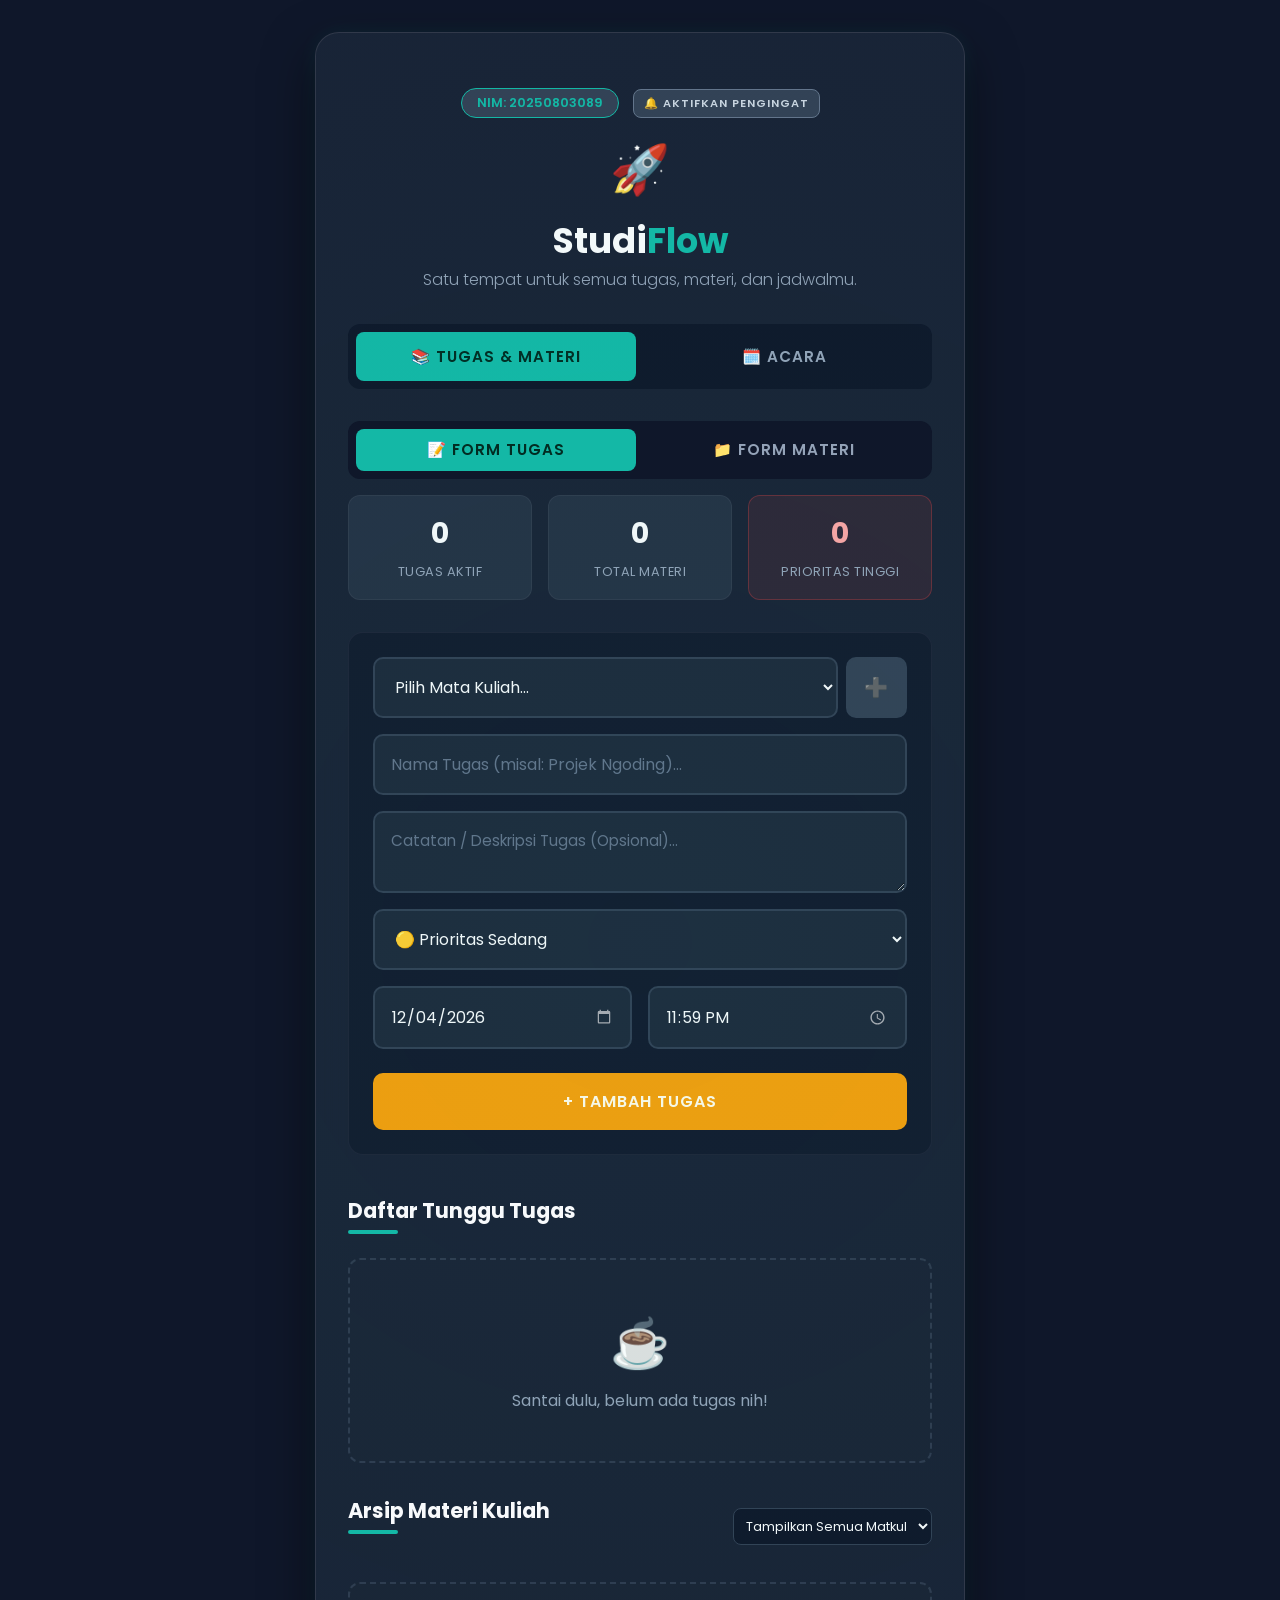
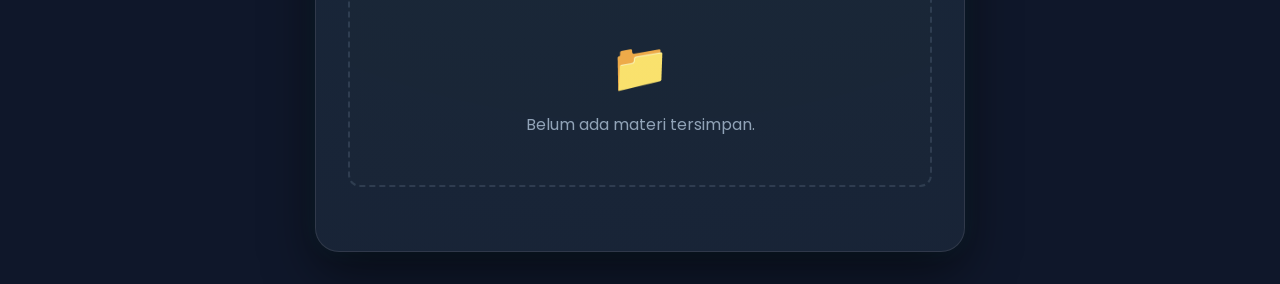
<file: index.html>
<!DOCTYPE html>
<html lang="id">

<head>
    <meta charset="UTF-8">
    <meta name="viewport" content="width=device-width, initial-scale=1.0">
    <title>StudiFlow - Dashboard Mahasiswa</title>
    <link href="https://fonts.googleapis.com/css2?family=Poppins:wght@300;400;600;700&display=swap" rel="stylesheet">
    <link rel="stylesheet" href="style.css">
    <link rel="manifest" href="manifest.json">
    <meta name="theme-color" content="#14b8a6">
    <link rel="icon" href="icon-512.png">
</head>

<body>
    <div class="container">
        <header>
            <div class="user-badge">NIM: 20250803089</div>
            <button id="notif-btn" onclick="requestNotifPermission()"
                style="padding: 5px 10px; font-size: 0.7rem; background: #334155; margin-left: 10px; border-radius: 8px; border: 1px solid #64748b; color: #cbd5e1; cursor: pointer;">
                🔔 Aktifkan Pengingat
            </button>
            <div class="logo-icon">🚀</div>
            <h1>Studi<span>Flow</span></h1>
            <p>Satu tempat untuk semua tugas, materi, dan jadwalmu.</p>
        </header>

        <nav class="menu-bar">
            <button class="tab-btn active" onclick="switchTab('akademik', this)">📚 Tugas & Materi</button>
            <button class="tab-btn" onclick="switchTab('acara', this)">🗓️ Acara</button>
        </nav>

        <div id="tab-akademik" class="tab-content active">
            <!-- Form Toggle -->
            <div class="form-toggle-row">
                <button class="tab-btn active" onclick="changeAkademikForm('tugas', this)">📝 Form Tugas</button>
                <button class="tab-btn" onclick="changeAkademikForm('materi', this)">📁 Form Materi</button>
            </div>

            <!-- Quick Stats -->
            <div class="stats-container">
                <div class="stat-card">
                    <span class="stat-num" id="stat-tugas">0</span>
                    <span class="stat-label">Tugas Aktif</span>
                </div>
                <div class="stat-card">
                    <span class="stat-num" id="stat-materi">0</span>
                    <span class="stat-label">Total Materi</span>
                </div>
                <div class="stat-card urgent-stat">
                    <span class="stat-num" id="stat-urgent">0</span>
                    <span class="stat-label">Prioritas Tinggi</span>
                </div>
            </div>

            <!-- Form Tugas -->
            <section class="input-section" id="form-tugas">
                <div class="input-group-row">
                    <select id="courseName" required>
                        <option value="" disabled selected>Pilih Mata Kuliah...</option>
                    </select>
                    <button type="button" class="icon-btn" onclick="promptAddCourse()"
                        title="Tambah Matkul Baru">➕</button>
                </div>
                <input type="text" id="taskName" placeholder="Nama Tugas (misal: Projek Ngoding)..." required>
                <textarea id="taskDesc" rows="2" placeholder="Catatan / Deskripsi Tugas (Opsional)..."></textarea>
                <div class="datetime-group">
                    <select id="taskPriority" required>
                        <option value="rendah">🟢 Prioritas Rendah</option>
                        <option value="sedang" selected>🟡 Prioritas Sedang</option>
                        <option value="tinggi">🔴 Prioritas Tinggi</option>
                    </select>
                </div>
                <div class="datetime-group">
                    <input type="date" id="deadlineDate" required>
                    <input type="time" id="deadlineTime" required value="23:59">
                </div>
                <button onclick="addTask()">+ Tambah Tugas</button>
            </section>

            <!-- Form Materi -->
            <section class="input-section" id="form-materi" style="display: none;">
                <div class="input-group-row">
                    <select id="matCourse" required>
                        <option value="" disabled selected>Pilih Mata Kuliah...</option>
                    </select>
                    <button type="button" class="icon-btn" onclick="promptAddCourse()"
                        title="Tambah Matkul Baru">➕</button>
                </div>
                <input type="text" id="matName" placeholder="Nama Judul Materi..." required>

                <div class="datetime-group">
                    <select id="matType">
                        <option value="PDF">📄 PDF</option>
                        <option value="PPT">📊 PPT / Slide</option>
                        <option value="DOC">📝 Word / Doc</option>
                        <option value="Lainnya">📦 Lainnya</option>
                    </select>

                    <select id="matSourceType" onchange="toggleMatInput()">
                        <option value="link">🔗 Link Web / Drive</option>
                        <option value="file">📁 Upload File (Pilih PDF/Doc)</option>
                    </select>
                </div>

                <textarea id="matDesc" rows="2" placeholder="Deskripsi singkat materi ini (Opsional)..."></textarea>

                <input type="text" id="matLink" placeholder="Tempel Link Google Drive / Web di sini..." required>
                <input type="file" id="matFile" class="file-input" accept=".pdf,.ppt,.pptx,.doc,.docx"
                    style="display: none;">

                <button onclick="addMaterial()" style="background-color: #14b8a6;">☁️ Simpan Materi</button>
            </section>

            <!-- Lists -->
            <section class="list-section">
                <h2>Daftar Tunggu Tugas</h2>
                <ul id="taskList"></ul>

                <div class="list-header" style="margin-top: 2rem;">
                    <h2>Arsip Materi Kuliah</h2>
                    <select id="filterCourse" onchange="renderMaterials()">
                        <option value="Semua">Tampilkan Semua Matkul</option>
                    </select>
                </div>
                <ul id="materialList"></ul>
            </section>
        </div>

        <div id="tab-acara" class="tab-content">
            <section class="input-section">
                <input type="text" id="eventName" placeholder="Nama Acara (misal: Kerja Kelompok)..." required>
                <input type="text" id="eventLocation" placeholder="Lokasi (misal: Perpus / Zoom)..." required>
                <textarea id="eventDesc" rows="2"
                    placeholder="Catatan acara misal 'bawa buku' (Opsional)..."></textarea>
                <div class="datetime-group">
                    <input type="date" id="eventDate" required>
                    <input type="time" id="eventTime" required>
                </div>
                <button onclick="addEvent()" style="background-color: #8b5cf6;">+ Tambah Jadwal</button>
            </section>
            <section class="list-section">
                <h2>Jadwal Mendatang</h2>
                <ul id="eventList"></ul>
            </section>
        </div>

    </div>

    <!-- Toast Notification Container -->
    <div id="toast-container"></div>

    <script src="script.js"></script>
</body>

</html>
</file>
<file: style.css>
* {
    margin: 0;
    padding: 0;
    box-sizing: border-box;
    font-family: 'Poppins', sans-serif;
}

body {
    background-color: #0f172a;
    color: #cbd5e1;
    display: flex;
    justify-content: center;
    padding: 2rem 1rem;
    min-height: 100vh;
}

.container {
    background: rgba(30, 41, 59, 0.7);
    backdrop-filter: blur(16px);
    -webkit-backdrop-filter: blur(16px);
    width: 100%;
    max-width: 650px;
    padding: 3rem 2rem;
    border-radius: 24px;
    box-shadow: 0 20px 50px rgba(0, 0, 0, 0.5), 0 0 20px rgba(20, 184, 166, 0.1);
    border: 1px solid rgba(255, 255, 255, 0.1);
    position: relative;
    overflow: hidden;
}

.container::before {
    content: '';
    position: absolute;
    top: -50%;
    left: -50%;
    width: 200%;
    height: 200%;
    background: radial-gradient(circle, rgba(20, 184, 166, 0.05) 0%, transparent 70%);
    pointer-events: none;
}

header {
    text-align: center;
    margin-bottom: 2rem;
}

.user-badge {
    background: #334155;
    color: #14b8a6;
    display: inline-block;
    padding: 5px 15px;
    border-radius: 20px;
    font-size: 0.8rem;
    font-weight: 600;
    margin-bottom: 1rem;
    border: 1px solid #14b8a6;
}

.logo-icon {
    font-size: 3rem;
    margin-bottom: 0.5rem;
}

header h1 {
    color: #f8fafc;
    font-size: 2.2rem;
    font-weight: 700;
}

header h1 span {
    color: #14b8a6;
}

header p {
    color: #94a3b8;
    font-size: 1rem;
    font-weight: 300;
}

.menu-bar {
    display: flex;
    gap: 0.5rem;
    margin-bottom: 2rem;
    background-color: #0f172a;
    padding: 0.5rem;
    border-radius: 12px;
}

.tab-btn {
    flex: 1;
    padding: 0.8rem;
    background: transparent;
    color: #94a3b8;
    border: none;
    border-radius: 8px;
    font-weight: 600;
    cursor: pointer;
    transition: all 0.3s ease;
    font-size: 0.95rem;
    margin-top: 0;
}

.tab-btn:hover {
    background: #334155;
    color: #f8fafc;
}

.tab-btn.active {
    background: #14b8a6;
    color: #022c22;
}

.form-toggle-row {
    display: flex;
    gap: 0.5rem;
    margin-bottom: 1rem;
    background: #0f172a;
    padding: 0.5rem;
    border-radius: 12px;
    position: relative;
    z-index: 100;
    /* Pastikan di atas elemen lain */
}

.form-toggle-row .tab-btn {
    flex: 1;
    margin: 0;
    padding: 0.6rem;
}

.tab-content {
    display: none;
    animation: slideUpFade 0.5s cubic-bezier(0.4, 0, 0.2, 1);
}

.tab-content.active {
    display: block;
}

@keyframes slideUpFade {
    from {
        opacity: 0;
        transform: translateY(20px);
    }

    to {
        opacity: 1;
        transform: translateY(0);
    }
}

@keyframes newItemPop {
    0% {
        transform: scale(0.9);
        opacity: 0;
        background: rgba(20, 184, 166, 0.2);
    }

    50% {
        transform: scale(1.02);
    }

    100% {
        transform: scale(1);
        opacity: 1;
        background: #334155;
    }
}

.new-item-anim {
    animation: newItemPop 0.6s cubic-bezier(0.34, 1.56, 0.64, 1) forwards;
}

.input-section {
    display: flex;
    flex-direction: column;
    gap: 1rem;
    margin-bottom: 2.5rem;
    padding: 1.5rem;
    background-color: rgba(15, 23, 42, 0.6);
    border-radius: 15px;
    border: 1px solid rgba(255, 255, 255, 0.05);
}

/* Quick Stats */
.stats-container {
    display: flex;
    gap: 1rem;
    margin-bottom: 2rem;
}

.stat-card {
    flex: 1;
    background: rgba(51, 65, 85, 0.5);
    border: 1px solid rgba(255, 255, 255, 0.05);
    border-radius: 12px;
    padding: 1rem;
    text-align: center;
    transition: all 0.3s ease;
}

.stat-card:hover {
    background: rgba(51, 65, 85, 0.8);
    transform: translateY(-2px);
}

.urgent-stat {
    border-color: rgba(239, 68, 68, 0.3);
    background: rgba(239, 68, 68, 0.1);
}

.stat-num {
    display: block;
    font-size: 1.8rem;
    font-weight: 700;
    color: #f8fafc;
    margin-bottom: 0.2rem;
}

.urgent-stat .stat-num {
    color: #fca5a5;
}

.stat-label {
    font-size: 0.8rem;
    color: #94a3b8;
    text-transform: uppercase;
    letter-spacing: 0.5px;
}

/* Empty State */
.empty-state {
    text-align: center;
    padding: 3rem 1rem;
    background: rgba(30, 41, 59, 0.3);
    border-radius: 12px;
    border: 2px dashed rgba(100, 116, 139, 0.3);
    color: #94a3b8;
    margin-bottom: 1rem;
    transition: all 0.3s ease;
}

.empty-state:hover {
    border-color: rgba(20, 184, 166, 0.5);
    background: rgba(30, 41, 59, 0.6);
}

.empty-state span {
    display: block;
    font-size: 3rem;
    margin-bottom: 0.5rem;
}

.datetime-group {
    display: flex;
    gap: 1rem;
}

.datetime-group input,
.datetime-group select {
    flex: 1;
}

.input-group-row {
    display: flex;
    gap: 0.5rem;
    align-items: stretch;
}

.input-group-row select {
    flex: 1;
}

.icon-btn {
    background-color: #334155;
    color: #f8fafc;
    border: 2px solid #334155;
    padding: 0 1rem;
    border-radius: 10px;
    cursor: pointer;
    margin-top: 0;
    transition: all 0.3s ease;
    display: flex;
    align-items: center;
    justify-content: center;
    font-size: 1.2rem;
}

.icon-btn:hover {
    background-color: #14b8a6;
    border-color: #14b8a6;
    transform: translateY(-2px);
    box-shadow: 0 5px 15px rgba(20, 184, 166, 0.3);
}

input,
select,
textarea {
    padding: 1rem;
    background-color: #1e293b;
    border: 2px solid #334155;
    border-radius: 10px;
    font-size: 1rem;
    color: #f8fafc;
    transition: all 0.3s ease;
    width: 100%;
}

input::placeholder,
textarea::placeholder {
    color: #64748b;
}

input:focus,
select:focus,
textarea:focus {
    outline: none;
    border-color: #14b8a6;
    box-shadow: 0 0 12px rgba(20, 184, 166, 0.2);
}

textarea {
    resize: vertical;
    min-height: 60px;
    font-size: 0.95rem;
}

::-webkit-calendar-picker-indicator {
    filter: invert(1);
    opacity: 0.6;
    cursor: pointer;
}

::-webkit-calendar-picker-indicator:hover {
    opacity: 1;
}

.file-input {
    padding: 0.8rem;
    background-color: #1e293b;
    border: 2px dashed #38bdf8;
    border-radius: 10px;
    color: #f8fafc;
    cursor: pointer;
}

.file-input::file-selector-button {
    background-color: #38bdf8;
    color: #0f172a;
    border: none;
    padding: 0.5rem 1rem;
    border-radius: 6px;
    font-weight: 600;
    margin-right: 1rem;
    cursor: pointer;
    transition: background 0.3s;
}

.file-input::file-selector-button:hover {
    background-color: #0284c7;
    color: white;
}

button {
    padding: 1rem;
    background-color: #f59e0b;
    color: #fffbeb;
    border: none;
    border-radius: 10px;
    font-size: 1rem;
    cursor: pointer;
    font-weight: 600;
    text-transform: uppercase;
    letter-spacing: 1px;
    transition: all 0.3s ease;
    margin-top: 0.5rem;
}

button:hover {
    background-color: #d97706;
    transform: translateY(-2px);
    box-shadow: 0 5px 15px rgba(245, 158, 11, 0.3);
}

.list-header {
    display: flex;
    justify-content: space-between;
    align-items: center;
    margin-bottom: 1.5rem;
}

.list-header h2 {
    margin-bottom: 0;
    font-size: 1.3rem;
    color: #f8fafc;
    position: relative;
    padding-bottom: 0.5rem;
}

.list-header h2::after {
    content: '';
    position: absolute;
    left: 0;
    bottom: 0;
    width: 50px;
    height: 4px;
    background-color: #14b8a6;
    border-radius: 2px;
}

#filterCourse {
    padding: 0.5rem;
    font-size: 0.8rem;
    background: #0f172a;
    border: 1px solid #334155;
    color: #f8fafc;
    border-radius: 8px;
    width: auto;
}

.list-section h2 {
    font-size: 1.3rem;
    margin-bottom: 1.5rem;
    color: #f8fafc;
    position: relative;
    padding-bottom: 0.5rem;
}

.list-section h2::after {
    content: '';
    position: absolute;
    left: 0;
    bottom: 0;
    width: 50px;
    height: 4px;
    background-color: #14b8a6;
    border-radius: 2px;
}

ul {
    list-style-type: none;
}

li {
    background: #334155;
    margin-bottom: 1rem;
    padding: 1.2rem;
    border-radius: 12px;
    border-left: 6px solid #14b8a6;
    display: flex;
    justify-content: space-between;
    align-items: flex-start;
    flex-wrap: wrap;
    transition: all 0.3s ease;
}

li:hover {
    transform: translateX(8px);
    background: #3d4b5f;
    box-shadow: 0 10px 20px rgba(0, 0, 0, 0.2);
}

li.new-added {
    border-left-width: 10px;
    animation: highlightPulse 2s ease;
}

@keyframes highlightPulse {
    0% {
        border-left-color: #f8fafc;
    }

    100% {
        border-left-color: inherit;
    }
}

li.materi-item {
    border-left-color: #3b82f6;
}

li.acara-item {
    border-left-color: #8b5cf6;
}

/* Priority Colors */
li.priority-tinggi {
    border-left-color: #ef4444;
}

li.priority-sedang {
    border-left-color: #f59e0b;
}

li.priority-rendah {
    border-left-color: #10b981;
}

.info {
    flex: 1;
    padding-right: 1rem;
    width: 100%;
}

.info h3 {
    font-size: 1.1rem;
    color: #f8fafc;
    font-weight: 600;
}

.info p {
    font-size: 0.9rem;
    color: #94a3b8;
    margin-top: 0.3rem;
}

.info a {
    color: #38bdf8;
    text-decoration: none;
    font-weight: 600;
}

.info a:hover {
    text-decoration: underline;
}

.desc-box {
    background-color: #1e293b;
    color: #cbd5e1;
    font-size: 0.85rem;
    padding: 0.6rem 0.8rem;
    border-radius: 6px;
    margin-top: 0.8rem;
    border-left: 3px solid #64748b;
    font-style: italic;
    word-break: break-word;
}

.badge {
    display: inline-block;
    margin-top: 0.6rem;
    margin-bottom: 0.3rem;
    padding: 0.3rem 0.6rem;
    border-radius: 20px;
    font-size: 0.8rem;
    font-weight: 600;
}

.badge.safe {
    background: #34d399;
    color: #022c22;
}

.badge.urgent {
    background: #fde047;
    color: #422006;
}

.badge.overdue {
    background: #fca5a5;
    color: #450a0a;
}

.delete-btn {
    background-color: #ef4444;
    color: white;
    padding: 0.5rem 1rem;
    font-size: 0.85rem;
    border-radius: 8px;
    margin-left: 1rem;
    margin-top: 0;
    text-transform: none;
    letter-spacing: 0;
    align-self: center;
}

.delete-btn:hover {
    background-color: #dc2626;
    box-shadow: 0 4px 10px rgba(239, 68, 68, 0.3);
}

@media (max-width: 500px) {
    .datetime-group {
        flex-direction: column;
        gap: 1rem;
    }

    li {
        flex-direction: column;
        gap: 1rem;
    }

    .delete-btn {
        margin-left: 0;
        width: 100%;
    }
}

/* Toast Notification Styles */
#toast-container {
    position: fixed;
    bottom: 20px;
    right: 20px;
    display: flex;
    flex-direction: column;
    gap: 10px;
    z-index: 9999;
}

.toast {
    background-color: #334155;
    color: #f8fafc;
    padding: 12px 20px;
    border-radius: 8px;
    box-shadow: 0 4px 12px rgba(0, 0, 0, 0.3);
    font-size: 0.9rem;
    display: flex;
    align-items: center;
    border-left: 4px solid #14b8a6;
    animation: slideInRight 0.3s ease, fadeOut 0.3s ease 2.7s forwards;
    opacity: 1;
}

.toast.error {
    border-left-color: #ef4444;
}

.toast.success {
    border-left-color: #10b981;
}

@keyframes slideInRight {
    from {
        transform: translateX(100%);
        opacity: 0;
    }

    to {
        transform: translateX(0);
        opacity: 1;
    }
}

@keyframes fadeOut {
    to {
        opacity: 0;
        visibility: hidden;
    }
}
</file>
